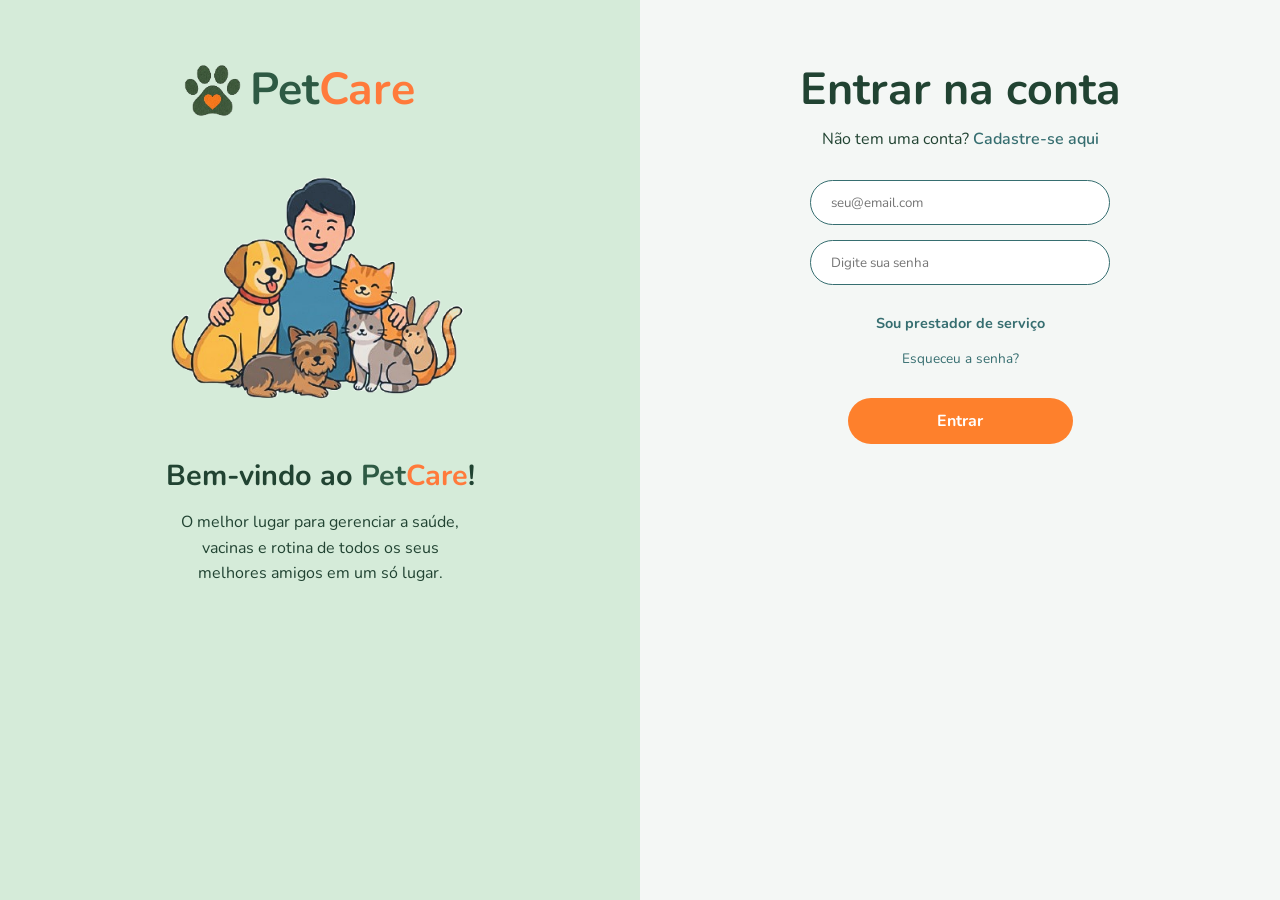
<file: index.html>
<!DOCTYPE html>
<html lang="pt-br">
<head>
    <meta charset="UTF-8">
    <meta http-equiv="refresh" content="0; url=codigo/index.html">
    <title>PetCare</title>
</head>
<body>
    <p>Redirecionando para o PetCare...</p>
</body>
</html>
</file>
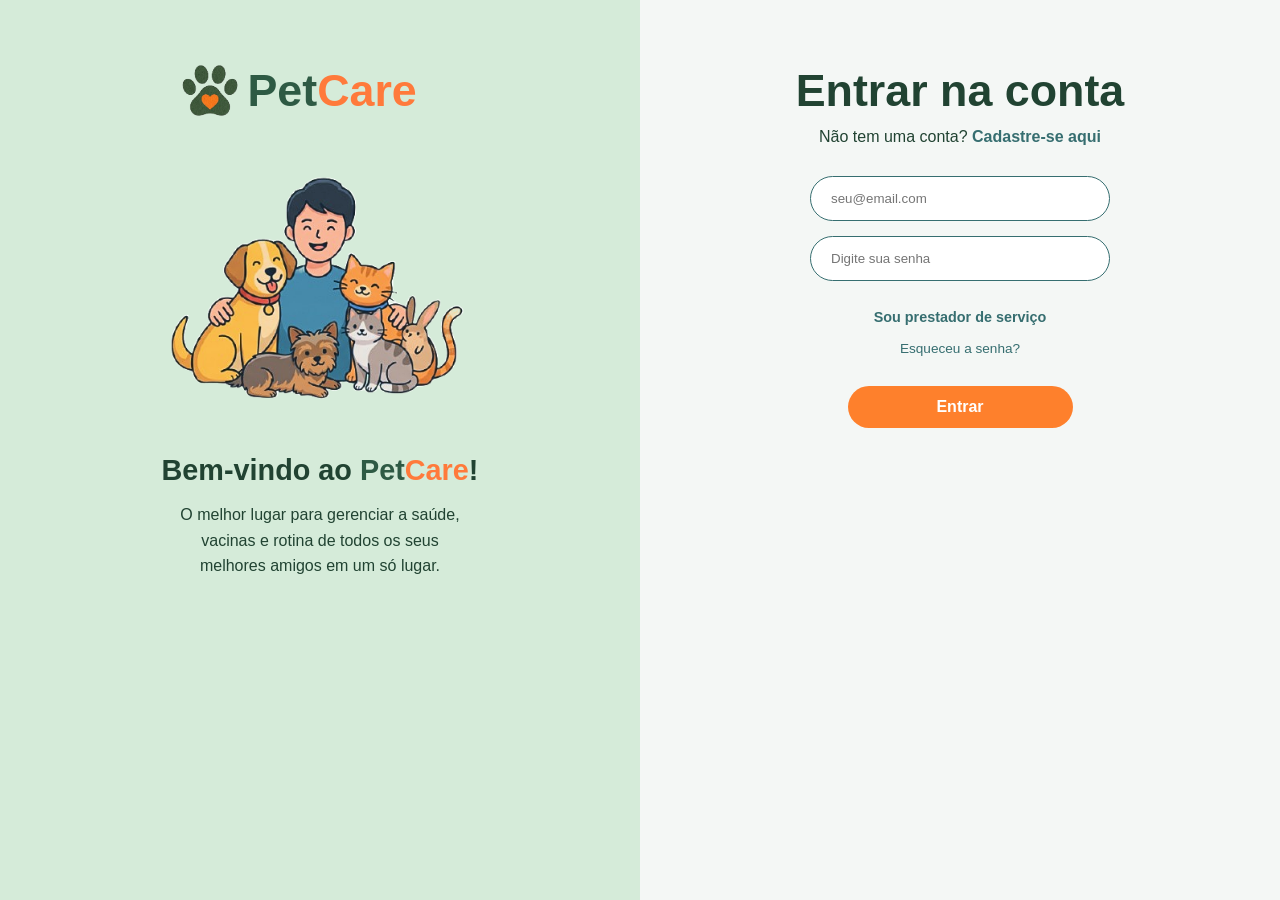
<file: codigo/index.html>
<!DOCTYPE html>
<html lang="pt-br">
<head>
    <meta charset="UTF-8">
    <meta http-equiv="refresh" content="0; url=login/index.html">
    <title>PetCare</title>
</head>
<body>
    <p>Redirecionando para o <a href="login/index.html">PetCare</a>...</p>
</body>
</html>
</file>
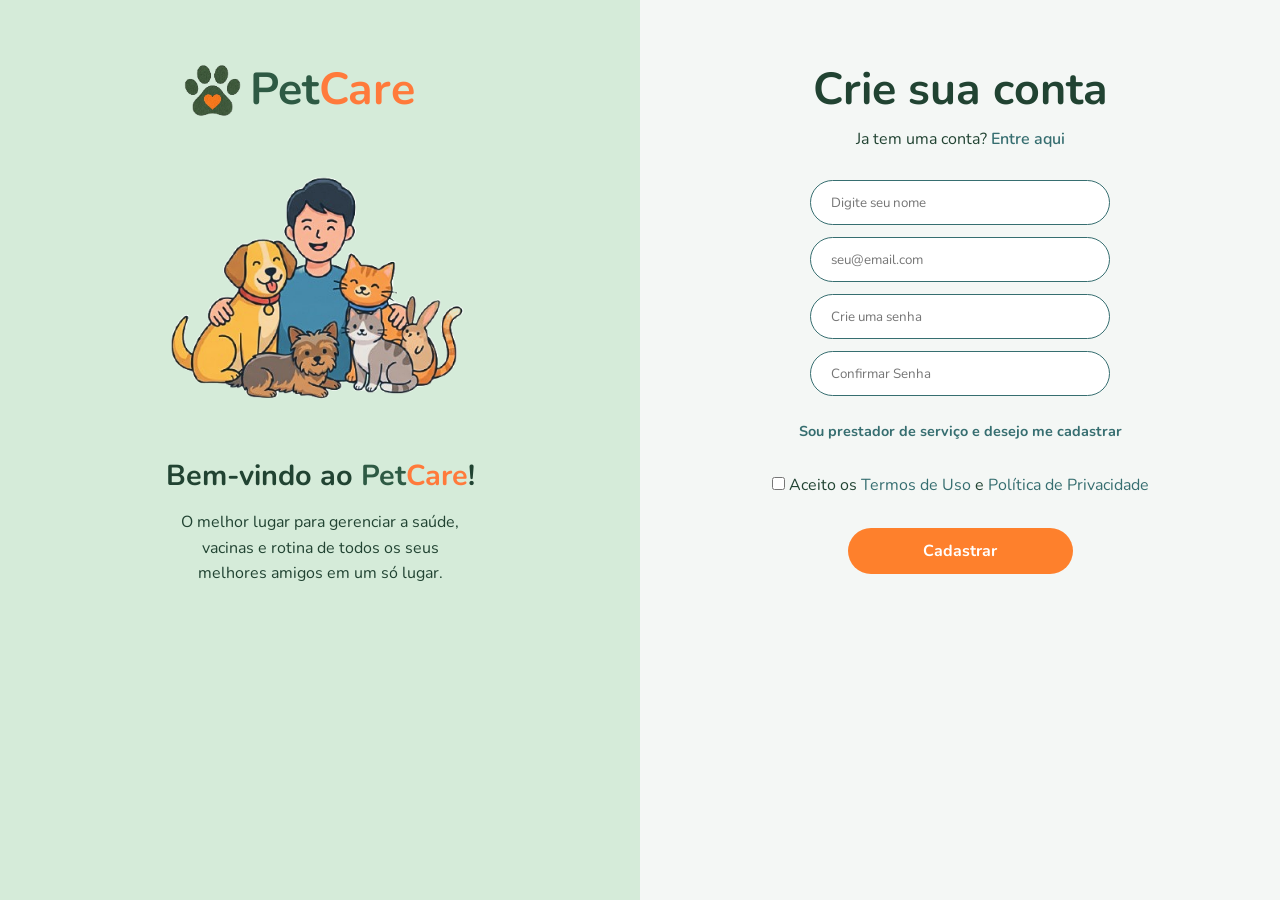
<file: codigo/cadastro/index.html>
<!DOCTYPE html>
<html lang="pt-br">
<head>
    <meta charset="UTF-8">
    <meta name="viewport" content="width=device-width, initial-scale=1.0">
    <title>Página de Cadastro e Login</title>

    <link rel="preconnect" href="https://fonts.googleapis.com">
    <link rel="preconnect" href="https://fonts.gstatic.com" crossorigin>
    <link href="https://fonts.googleapis.com/css2?family=Nunito:wght@400;600;700;800&display=swap" rel="stylesheet">

    <link rel="stylesheet" href="style.css">
</head>
<body>
    <!-- Lado Esquerdo -->    
    <div id="container-esquerdo">
        <header id="topo-esquerdo">
            <img src="../imgs/logoIMG/logo.png" alt="logo" id="img-logo">
            <h1><span class="cor-pet">Pet</span><span class="cor-care">Care</span></h1>
        </header>

        <div>
            <img src="../imgs/animaisIMG/animais.png" alt="animais" id="img-animais">
        </div> 


        <div>
            <h2>Bem-vindo ao <span class="cor-pet">Pet</span><span class="cor-care">Care</span>!</h2>
            <p>O melhor lugar para gerenciar a saúde, vacinas e rotina de todos os seus melhores amigos em um só lugar.</p>
        </div>
    </div>

    <!-- Lado Direito -->    


    <div id="container-direito">
        <header id="topo-direito">
            <h1>Crie sua conta</h1>
            <p>Ja tem uma conta?<a href="../login/index.html" target="_self"> Entre aqui</a></p>
        </header>

        <form id="formulario">
            <div class="form-group">
                <input type="text" id="nome" name="nome" placeholder="Digite seu nome" required>
            </div>

            <div class="form-group">
                <input type="email" id="email" name="email" placeholder="seu@email.com" required>
            </div>

            <div class="form-group">
                <input type="password" id="senha" name="senha" placeholder="Crie uma senha" required>
            </div>

            <div class="form-group">
                <input type="password" id="confirmar_senha" name="confirmar_senha" placeholder="Confirmar Senha" required>
            </div>

        <p class="link-prestador"><a href="../servicos/cadastro/index.html">Sou prestador de serviço e desejo me cadastrar</a></p>
            <div id="termos-uso">
                <input type="checkbox" id="termos" name="termos" required>
                <label for="termos">Aceito os <a href="./termoPrivacidade/index.html" target="_blank">Termos de Uso</a> e <a href="./termoPrivacidade/index.html" target="_blank">Política de Privacidade</a></label>
            </div>

            <div id="container-botao">
                <button type="submit" id="cadastrar">Cadastrar</button>

            </div>
        </form>

    </div>

    <script src="script.js"></script>

</body>
</html>
</file>
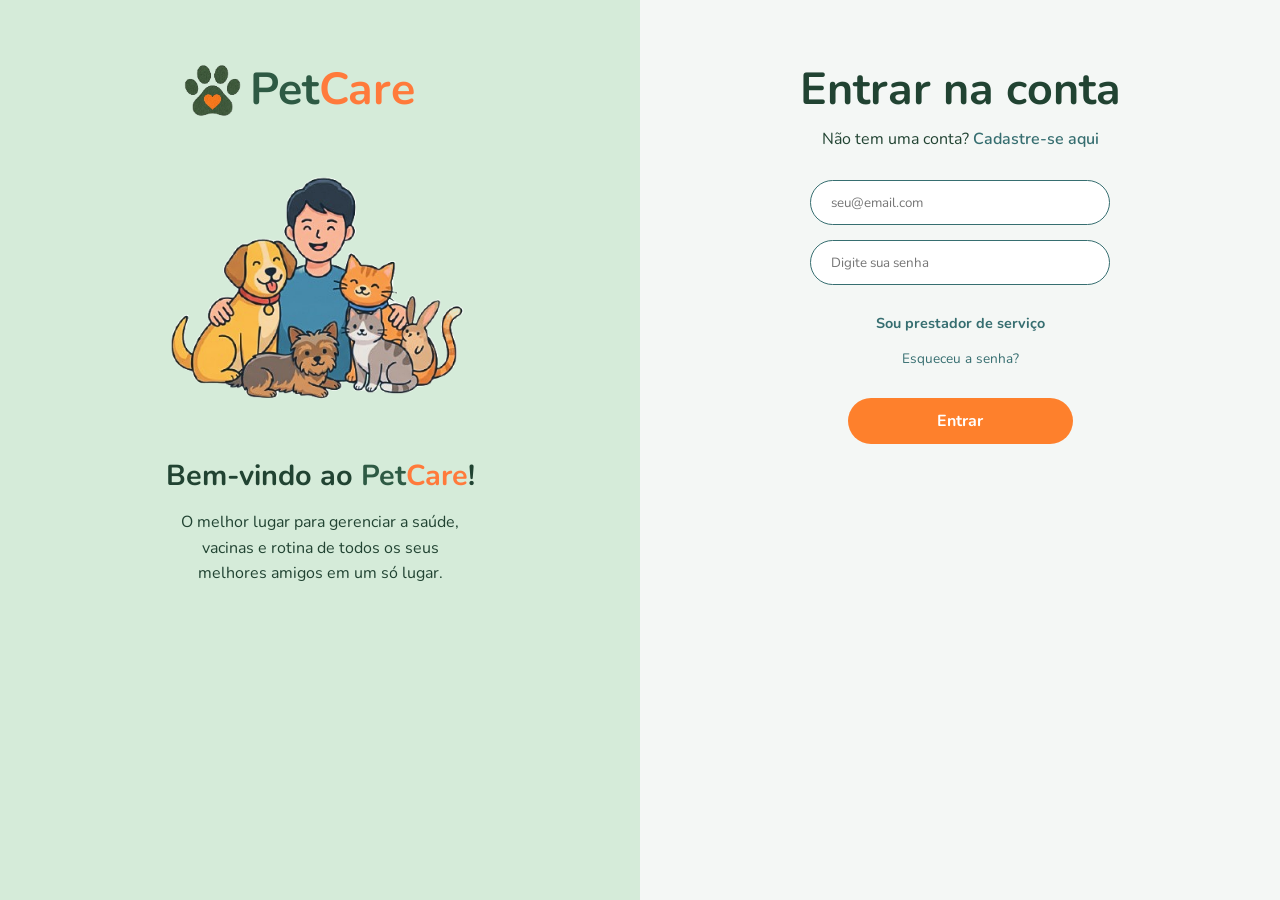
<file: codigo/login/index.html>
<!DOCTYPE html>
<html lang="pt-br">
<head>
    <meta charset="UTF-8">
    <meta name="viewport" content="width=device-width, initial-scale=1.0">
    <title>Login - PetCare</title>

    <link rel="preconnect" href="https://fonts.googleapis.com">
    <link rel="preconnect" href="https://fonts.gstatic.com" crossorigin>
    <link href="https://fonts.googleapis.com/css2?family=Nunito:wght@400;600;700;800&display=swap" rel="stylesheet">

    <link rel="stylesheet" href="style.css">
</head>
<body>
    <!-- Lado Esquerdo (Idêntico ao Cadastro) -->    
    <div id="container-esquerdo">
        <header id="topo-esquerdo">
            <img src="../imgs/logoIMG/logo.png" alt="logo" id="img-logo">
            <h1><span class="cor-pet">Pet</span><span class="cor-care">Care</span></h1>
        </header>

        <div>
            <img src="../imgs/animaisIMG/animais.png" alt="animais" id="img-animais">
        </div> 

        <div>
            <h2>Bem-vindo ao <span class="cor-pet">Pet</span><span class="cor-care">Care</span>!</h2>
            <p>O melhor lugar para gerenciar a saúde, vacinas e rotina de todos os seus melhores amigos em um só lugar.</p>
        </div>
    </div>

    <!-- Lado Direito (Formulário de Login) -->    
    <div id="container-direito">
        <header id="topo-direito">
            <h1>Entrar na conta</h1>
            <p>Não tem uma conta? <a href="../cadastro/index.html" target="_self">Cadastre-se aqui</a></p>
        </header>

        <form id="formulario">
            <div class="form-group">
                <input type="email" id="email" name="email" placeholder="seu@email.com" required>
            </div>

            <div class="form-group">
                <input type="password" id="senha" name="senha" placeholder="Digite sua senha" required>
            </div>

            <p class="link-prestador"><a href="../servicos/login/index.html">Sou prestador de serviço</a></p>
            
            <div id="opcoes-login">
                <a href="#" id="esqueceu-senha">Esqueceu a senha?</a>
            </div>

            <div id="container-botao">
                <button type="submit" id="entrar">Entrar</button>
            </div>
        </form>
    </div>

    <script src="script.js"></script>
</body>
</html>
</file>
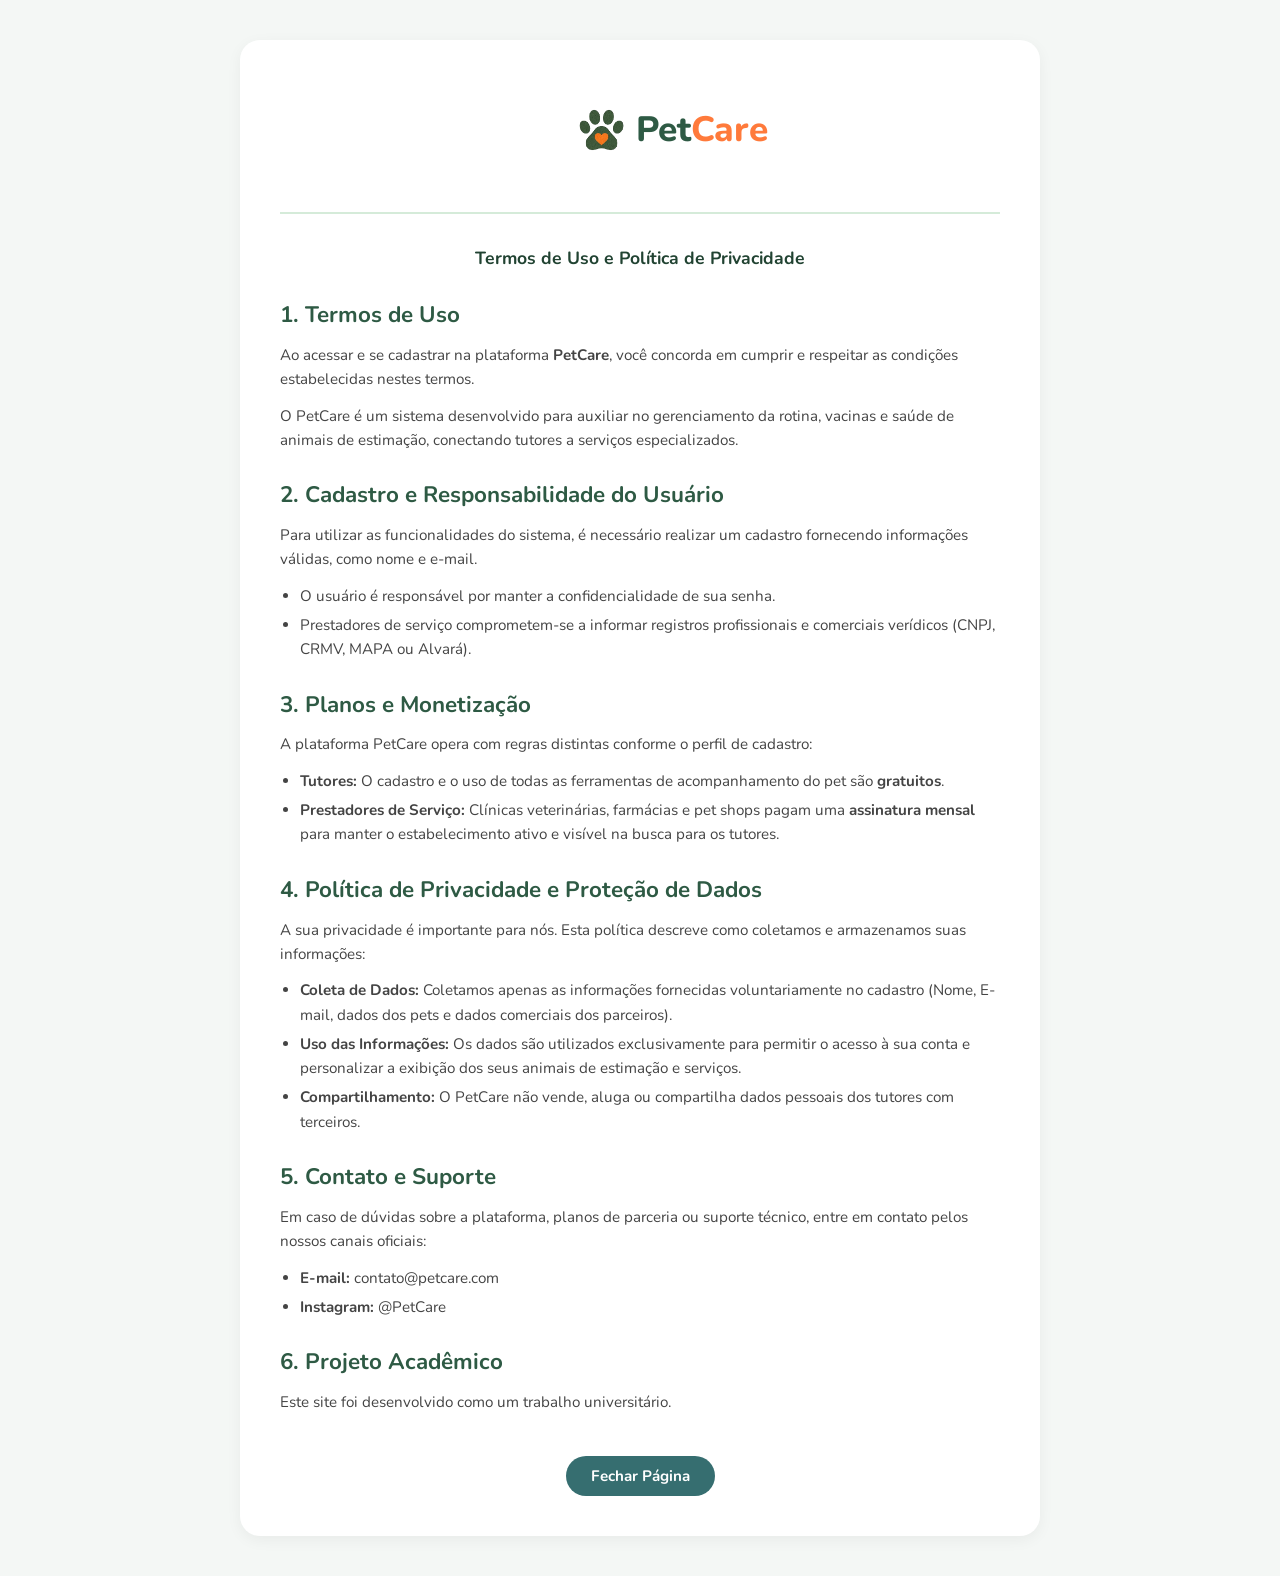
<file: codigo/cadastro/termoPrivacidade/index.html>
<!DOCTYPE html>
<html lang="pt-br">
<head>
    <meta charset="UTF-8">
    <meta name="viewport" content="width=device-width, initial-scale=1.0">

    <link rel="preconnect" href="https://fonts.googleapis.com">
    <link rel="preconnect" href="https://fonts.gstatic.com" crossorigin>
    <link href="https://fonts.googleapis.com/css2?family=Nunito:wght@400;600;700;800&display=swap" rel="stylesheet">

    <link rel="stylesheet" href="./style.css">

    <title>Termo de Uso e Política de Privacidade</title>
</head>
<body>
    <div class="container">
        <header>
            <div class="logo-container">
                <img src="../../imgs/logoIMG/logo.png" alt="Logo PetCare" id="img-logo">
                <h1><span class="cor-pet">Pet</span><span class="cor-care">Care</span></h1>
            </div>
        </header>

        <div>
            <p class="subtitulo-termos">Termos de Uso e Política de Privacidade</p>
        </div>

        <section>
            <h2>1. Termos de Uso</h2>
            <p>Ao acessar e se cadastrar na plataforma <strong>PetCare</strong>, você concorda em cumprir e respeitar as condições estabelecidas nestes termos.</p>
            <p>O PetCare é um sistema desenvolvido para auxiliar no gerenciamento da rotina, vacinas e saúde de animais de estimação, conectando tutores a serviços especializados.</p>

            <h2>2. Cadastro e Responsabilidade do Usuário</h2>
            <p>Para utilizar as funcionalidades do sistema, é necessário realizar um cadastro fornecendo informações válidas, como nome e e-mail.</p>
            <ul>
                <li>O usuário é responsável por manter a confidencialidade de sua senha.</li>
                <li>Prestadores de serviço comprometem-se a informar registros profissionais e comerciais verídicos (CNPJ, CRMV, MAPA ou Alvará).</li>
            </ul>

            <h2>3. Planos e Monetização</h2>
            <p>A plataforma PetCare opera com regras distintas conforme o perfil de cadastro:</p>
            <ul>
                <li><strong>Tutores:</strong> O cadastro e o uso de todas as ferramentas de acompanhamento do pet são <strong>gratuitos</strong>.</li>
                <li><strong>Prestadores de Serviço:</strong> Clínicas veterinárias, farmácias e pet shops pagam uma <strong>assinatura mensal</strong> para manter o estabelecimento ativo e visível na busca para os tutores.</li>
            </ul>

            <h2>4. Política de Privacidade e Proteção de Dados</h2>
            <p>A sua privacidade é importante para nós. Esta política descreve como coletamos e armazenamos suas informações:</p>
            <ul>
                <li><strong>Coleta de Dados:</strong> Coletamos apenas as informações fornecidas voluntariamente no cadastro (Nome, E-mail, dados dos pets e dados comerciais dos parceiros).</li>
                <li><strong>Uso das Informações:</strong> Os dados são utilizados exclusivamente para permitir o acesso à sua conta e personalizar a exibição dos seus animais de estimação e serviços.</li>
                <li><strong>Compartilhamento:</strong> O PetCare não vende, aluga ou compartilha dados pessoais dos tutores com terceiros.</li>
            </ul>

            <h2>5. Contato e Suporte</h2>
            <p>Em caso de dúvidas sobre a plataforma, planos de parceria ou suporte técnico, entre em contato pelos nossos canais oficiais:</p>
            <ul>
                <li><strong>E-mail:</strong> contato@petcare.com</li>
                <li><strong>Instagram:</strong> @PetCare</li>
            </ul>

            <h2>6. Projeto Acadêmico</h2>
            <p>Este site foi desenvolvido como um trabalho universitário.</p>


            <div class="fechar-container">
                <button type="button" class="btn-voltar" id="btn-fechar-termos">Fechar Página</button>
            </div>
        </section>
    </div>

    <script>
        document.getElementById('btn-fechar-termos').addEventListener('click', () => window.close());
    </script>
</body>
</html>
</file>
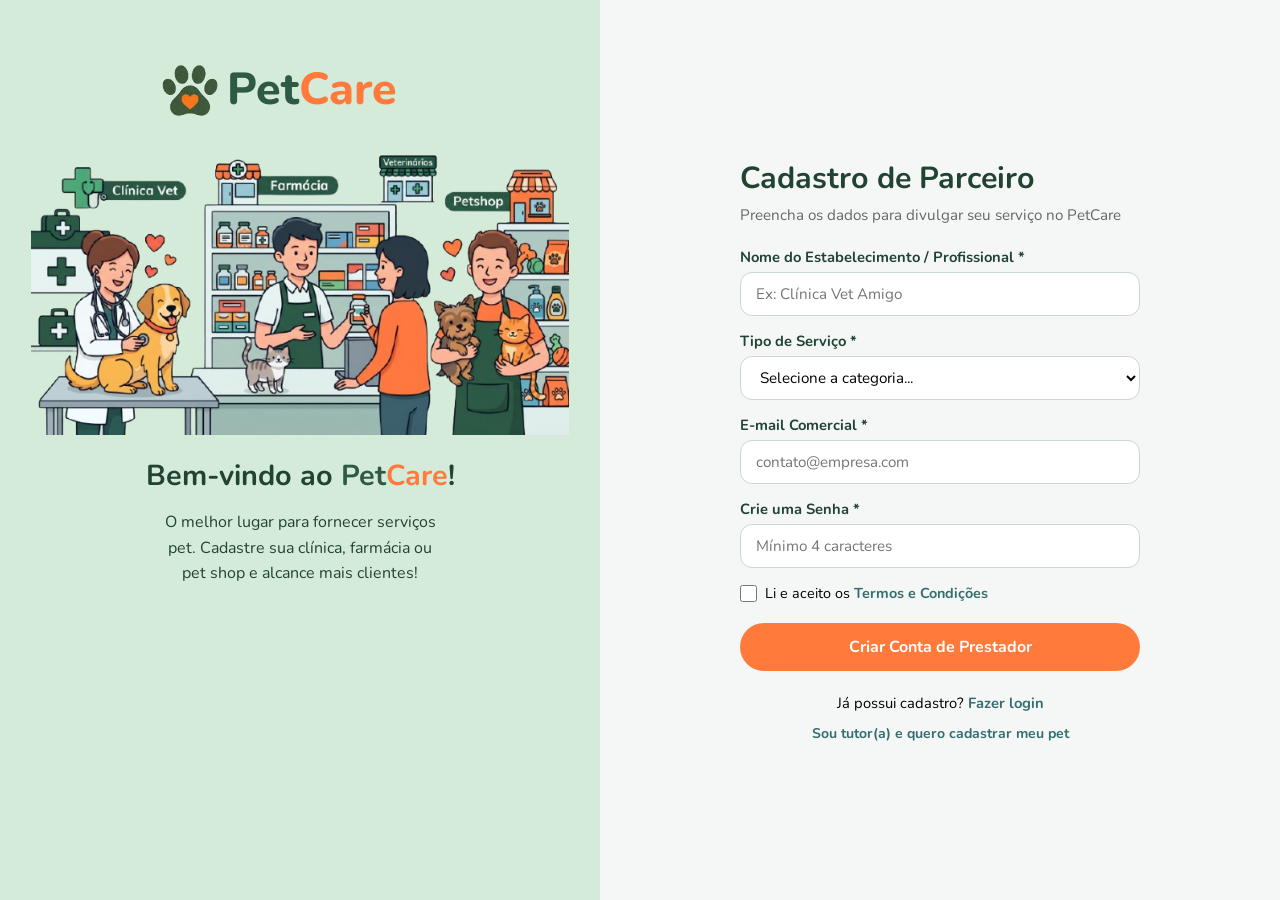
<file: codigo/servicos/cadastro/index.html>
<!DOCTYPE html>
<html lang="pt-br">
<head>
    <meta charset="UTF-8">
    <meta name="viewport" content="width=device-width, initial-scale=1.0">
    <title>PetCare - Cadastro Prestador de Serviços</title>
    <link rel="preconnect" href="https://fonts.googleapis.com">
    <link rel="preconnect" href="https://fonts.gstatic.com" crossorigin>
    <link href="https://fonts.googleapis.com/css2?family=Nunito:wght@400;600;700;800&display=swap" rel="stylesheet">
    <link rel="stylesheet" href="style.css">
</head>
<body>
    <main class="container">
        <!-- Lado Esquerdo (Identidade Visual igual ao Tutor) -->
        <section class="left-panel">
            <header class="brand">
                <img src="../../imgs/logoIMG/logo.png" alt="Logo PetCare" class="logo-img">
                <h1><span class="cor-pet">Pet</span><span class="cor-care">Care</span></h1>
            </header>

            <div>
                <img src="../../imgs/animaisIMG/servicos.png" alt="Animais" class="img-animais">
            </div>

            <div class="brand-text">
                <h2>Bem-vindo ao <span class="cor-pet">Pet</span><span class="cor-care">Care</span>!</h2>
                <p>O melhor lugar para fornecer serviços pet. Cadastre sua clínica, farmácia ou pet shop e alcance mais clientes!</p>
            </div>
        </section>

        <!-- Lado Direito -->
        <section class="right-panel">
            <div class="form-box">
                <h2>Cadastro de Parceiro</h2>
                <p class="subtitle">Preencha os dados para divulgar seu serviço no PetCare</p>

                <form id="form-cadastro-servico">
                    <div class="input-group">
                        <label for="cad-nome">Nome do Estabelecimento / Profissional *</label>
                        <input type="text" id="cad-nome" placeholder="Ex: Clínica Vet Amigo" required>
                    </div>

                    <div class="input-group">
                        <label for="cad-tipo">Tipo de Serviço *</label>
                        <select id="cad-tipo" required>
                            <option value="" disabled selected>Selecione a categoria...</option>
                            <option value="Veterinário">Veterinário / Clínica</option>
                            <option value="Farmácia Veterinária">Farmácia Veterinária</option>
                            <option value="Pet Shop">Pet Shop</option>
                        </select>
                    </div>

                    <div class="input-group">
                        <label for="cad-email">E-mail Comercial *</label>
                        <input type="email" id="cad-email" placeholder="contato@empresa.com" required>
                    </div>

                    <div class="input-group">
                        <label for="cad-senha">Crie uma Senha *</label>
                        <input type="password" id="cad-senha" placeholder="Mínimo 4 caracteres" required>
                    </div>

                    <div class="checkbox-group">
                        <input type="checkbox" id="cad-termos" required>
                        <label for="cad-termos">
                            Li e aceito os <a href="../../cadastro/termoPrivacidade/index.html" target="_blank">Termos e Condições</a>
                        </label>
                    </div>

                    <button type="submit" class="btn-orange">Criar Conta de Prestador</button>
                </form>

                <div class="links-footer">
                    <p>Já possui cadastro? <a href="../login/index.html">Fazer login</a></p>
                    <p class="link-tutor"><a href="../../cadastro/index.html">Sou tutor(a) e quero cadastrar meu pet</a></p>
                </div>
            </div>
        </section>
    </main>

    <script src="script.js"></script>
</body>
</html>
</file>
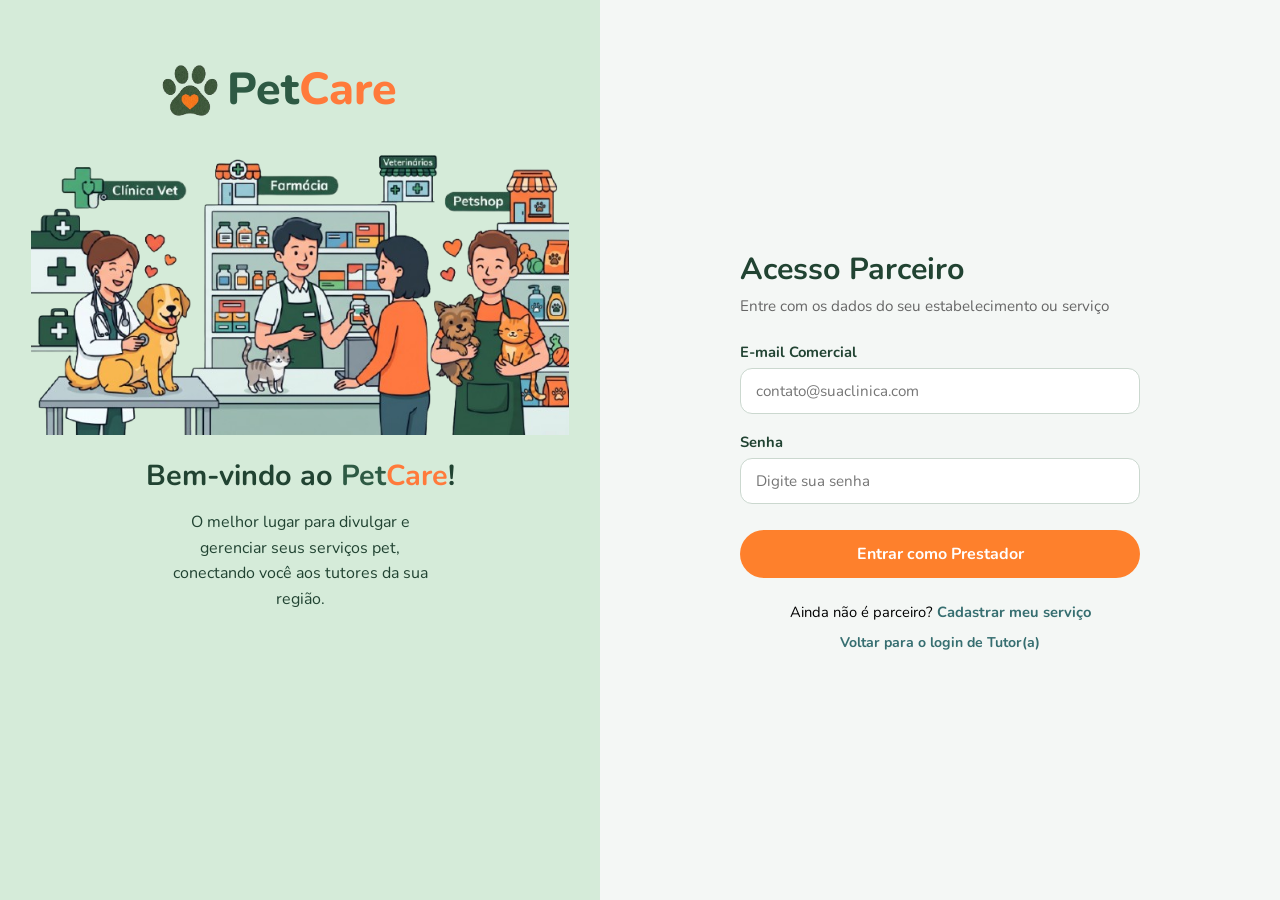
<file: codigo/servicos/login/index.html>
<!DOCTYPE html>
<html lang="pt-br">
<head>
    <meta charset="UTF-8">
    <meta name="viewport" content="width=device-width, initial-scale=1.0">
    <title>PetCare - Login Prestador de Serviços</title>
    <link rel="preconnect" href="https://fonts.googleapis.com">
    <link rel="preconnect" href="https://fonts.gstatic.com" crossorigin>
    <link href="https://fonts.googleapis.com/css2?family=Nunito:wght@400;600;700;800&display=swap" rel="stylesheet">
    <link rel="stylesheet" href="style.css">
</head>
<body>
    <main class="container">
        <!-- Lado Esquerdo (Identidade Visual igual ao Tutor) -->
        <section class="left-panel">
            <header class="brand">
                <img src="../../imgs/logoIMG/logo.png" alt="Logo PetCare" class="logo-img">
                <h1><span class="cor-pet">Pet</span><span class="cor-care">Care</span></h1>
            </header>

            <div>
                <img src="../../imgs/animaisIMG/servicos.png" alt="Animais" class="img-animais">
            </div>

            <div class="brand-text">
                <h2>Bem-vindo ao <span class="cor-pet">Pet</span><span class="cor-care">Care</span>!</h2>
                <p>O melhor lugar para divulgar e gerenciar seus serviços pet, conectando você aos tutores da sua região.</p>
            </div>
        </section>

        <!-- Lado Direito (Formulário de Login) -->
        <section class="right-panel">
            <div class="form-box">
                <h2>Acesso Parceiro</h2>
                <p class="subtitle">Entre com os dados do seu estabelecimento ou serviço</p>

                <form id="form-login-servico">
                    <div class="input-group">
                        <label for="login-email">E-mail Comercial</label>
                        <input type="email" id="login-email" placeholder="contato@suaclinica.com" required>
                    </div>

                    <div class="input-group">
                        <label for="login-senha">Senha</label>
                        <input type="password" id="login-senha" placeholder="Digite sua senha" required>
                    </div>

                    <button type="submit" class="btn-primary">Entrar como Prestador</button>
                </form>

                <div class="links-footer">
                    <p>Ainda não é parceiro? <a href="../cadastro/index.html">Cadastrar meu serviço</a></p>
                    <p class="link-tutor"><a href="../../login/index.html">Voltar para o login de Tutor(a)</a></p>
                </div>
            </div>
        </section>
    </main>

    <script src="script.js"></script>
</body>
</html>
</file>
<file: codigo/cadastro/style.css>
:root{
    /* Textos */
    /*Pet */
    --corPet: #2E5A44;
    --corCare: #FF7A3B;
    --corVerdeEscuro: #214332;
    --corCadastro: #366E70;
}

*{
    padding: 0;
    margin: 0;
    box-sizing: border-box;
    font-family: 'Nunito', sans-serif;
}

body{
    display: flex; 
    min-height: 100vh;
    overflow-x: hidden;
}


/* Cor container esquerdo */
#container-esquerdo , #container-direito{  
    flex: 1;                    
    display: flex;
    flex-direction: column;
    align-items: center;
    justify-content: flex-start;
    padding-top: 60px;
    min-height: 100vh;
    
}

#container-esquerdo{
    background-color: #D5EBD9; 
}

/*Tamanho da imagem */
#img-logo{
    width: auto;
    height: 125px;
    margin-right: -75px;
}

/*PetCare tamnho e cor*/
h1{
    font-size: 3.2rem;
}

.cor-pet{
    color: var(--corPet);
}

.cor-care{
    color: var(--corCare);
}

/*Logo e imagem */
#topo-esquerdo{
    width: 100%;
    display: flex;          
    align-items: center;    
    justify-content: center;   
    margin-bottom: 15px;  
    height: 60px;  
}

/* Garante que o h1 e a imagem não tenham margens invisíveis */
#topo-esquerdo h1 {
    line-height: 1;
    margin: 0;
    padding: 0;
    font-size: 2.8rem;
    margin-right: 125px;

}

/*Tamanho imagem animais*/
#img-animais{
    max-width: 100%;
    height: 300px;
    margin-bottom: 15px;       
}

/*bem-vindo*/
#container-esquerdo h2{
    color: var(--corVerdeEscuro);
    font-size: 1.8rem;
    text-align: center;
    margin-bottom: 15px; 
}
/*Tag p */
#container-esquerdo p{
    color: var(--corVerdeEscuro);
    line-height: 1.6;          
    max-width: 280px;          
    margin: 0 auto;            
    text-align: center;
}


/* Cor container direito */
#container-direito{  
    background-color: #F4F7F5; 
}

/* Garante que o h1 e a imagem não tenham margens invisíveis */
#topo-direito h1 {
    line-height: 1;
    text-align: center;
    margin-bottom: 12px;    
    padding: 0;
    margin: 0;
    height: 60px;
    color: var(--corVerdeEscuro);
    font-size: 2.8rem;
    align-items: center;
    justify-content: center;
    display: flex;
}

#topo-direito p{
    color: var(--corVerdeEscuro);
    text-align: center;
    margin-top: 8px;
    margin-bottom: 30px;   

}

#topo-direito a{
    color: var(--corCadastro);
    text-decoration: none;
    font-weight: 600;
}


#topo-direito a:hover {
    text-decoration: underline;
}

#formulario{
    display: flex;
    text-align: center;
    justify-content: center;
    flex-direction: column;
    gap: 12px;
}

.form-group input{
    width: 300px;
    height: 45px;

    border-radius: 50px ;
    border: 1px solid var(--corCadastro);
    padding: 10px 20px; 
    outline: none;
}

#termos-uso{
    color: var(--corVerdeEscuro);
    padding: 20px;
}

#termos-uso a{
    color: var(--corCadastro);
    text-decoration: none;
}

#cadastrar{
    color: white;
    background-color: #FE802C;

    padding: 12px 30px;
    font-size: 16px;
    font-weight: bold;
    width: 225px;

    border-radius: 50px ;
    border: none;
    cursor: pointer;


}

.container-botao {
    display: flex;
    justify-content: center; 
    width: 100%;            
    margin-top: 20px;     
}

#cadastrar:active {
    transform: translateY(1px); 
}

/*Prestador de Serviço */
.link-prestador {
    text-align: center;
    margin-top: 12px;
}

.link-prestador a {
    color: #366E70;
    text-decoration: none;
    font-weight: 700;
    font-size: 0.9rem;
}

.link-prestador a:hover {
    text-decoration: underline;
}
</file>
<file: codigo/login/style.css>
:root{
    --corPet: #2E5A44;
    --corCare: #FF7A3B;
    --corVerdeEscuro: #214332;
    --corCadastro: #366E70;
}

*{
    padding: 0;
    margin: 0;
    box-sizing: border-box;
    font-family: 'Nunito', sans-serif;
}

body{
    display: flex; 
    min-height: 100vh;
    overflow-x: hidden;
}

/* Containers Principais */
#container-esquerdo , #container-direito{  
    flex: 1;                    
    display: flex;
    flex-direction: column;
    align-items: center;
    justify-content: flex-start;
    padding-top: 60px;
    min-height: 100vh;
}

#container-esquerdo{
    background-color: #D5EBD9; 
}

/* Logo e Topo Esquerdo */
#img-logo{
    width: auto;
    height: 125px;
    margin-right: -75px;
}

h1{
    font-size: 3.2rem;
}

.cor-pet{
    color: var(--corPet);
}

.cor-care{
    color: var(--corCare);
}

#topo-esquerdo{
    width: 100%;
    display: flex;          
    align-items: center;    
    justify-content: center;   
    margin-bottom: 15px;  
    height: 60px;  
}

#topo-esquerdo h1 {
    line-height: 1;
    margin: 0;
    padding: 0;
    font-size: 2.8rem;
    margin-right: 125px;
}

/* Imagem e Textos Esquerdos */
#img-animais{
    max-width: 100%;
    height: 300px;
    margin-bottom: 15px;       
}

#container-esquerdo h2{
    color: var(--corVerdeEscuro);
    font-size: 1.8rem;
    text-align: center;
    margin-bottom: 15px; 
}

#container-esquerdo p{
    color: var(--corVerdeEscuro);
    line-height: 1.6;          
    max-width: 280px;          
    margin: 0 auto;            
    text-align: center;
}

/* Container Direito (Login) */
#container-direito{  
    background-color: #F4F7F5; 
}

#topo-direito h1 {
    line-height: 1;
    text-align: center;
    padding: 0;
    margin: 0;
    height: 60px;
    color: var(--corVerdeEscuro);
    font-size: 2.8rem;
    align-items: center;
    justify-content: center;
    display: flex;
}

#topo-direito p{
    color: var(--corVerdeEscuro);
    text-align: center;
    margin-top: 8px;
    margin-bottom: 30px;   
}

#topo-direito a{
    color: var(--corCadastro);
    text-decoration: none;
    font-weight: 600;
}

#topo-direito a:hover {
    text-decoration: underline;
}

/* Formulário de Login */
#formulario{
    display: flex;
    text-align: center;
    justify-content: center;
    align-items: center;
    flex-direction: column;
    gap: 15px;
}

.form-group input{
    width: 300px;
    height: 45px;
    border-radius: 50px;
    border: 1px solid var(--corCadastro);
    padding: 10px 20px; 
    outline: none;
}

/* Link Esqueceu a senha */
#opcoes-login {
    width: 300px;
    display: flex;
    justify-content: center;
    align-items: center;
    font-size: 0.85rem;
    color: var(--corVerdeEscuro);
}

#opcoes-login a {
    color: var(--corCadastro);
    text-decoration: none;
}

#opcoes-login a:hover {
    text-decoration: underline;
}

/* Botão Entrar */
#entrar{
    color: white;
    background-color: #FE802C;
    padding: 12px 30px;
    font-size: 16px;
    font-weight: bold;
    width: 225px;
    border-radius: 50px;
    border: none;
    cursor: pointer;
}

#container-botao {
    display: flex;
    justify-content: center; 
    width: 100%;            
    margin-top: 15px;     
}

#entrar:active {
    transform: translateY(1px); 
}

/* Prestador de Serviço */
.link-prestador {
    text-align: center;
    margin-top: 12px;
}

.link-prestador a {
    color: #366E70; 
    text-decoration: none;
    font-weight: 700;
    font-size: 0.9rem;
}

.link-prestador a:hover {
    text-decoration: underline;
}
</file>
<file: codigo/cadastro/termoPrivacidade/style.css>
:root {
    --corPet: #2E5A44;
    --corCare: #FF7A3B;
    --corVerdeEscuro: #214332;
    --corFundo: #F4F7F5;
    --corCadastro: #366E70;
}

* {
    margin: 0;
    padding: 0;
    box-sizing: border-box;
    font-family: 'Nunito', sans-serif;
}

body {
    background-color: var(--corFundo);
    color: var(--corVerdeEscuro);
    line-height: 1.6;
    padding: 40px 20px;
    display: flex;
    justify-content: center;
}

.container {
    max-width: 800px;
    width: 100%;
    background-color: #ffffff;
    padding: 40px;
    border-radius: 20px;
    box-shadow: 0 4px 15px rgba(0, 0, 0, 0.05);
}

/* HEADER */
header {
    display: flex;
    flex-direction: column;
    align-items: center;
    width: 100%;
    margin-bottom: 30px;
    border-bottom: 2px solid #D5EBD9;
    padding-bottom: 20px;
}

/* LOGO + PETCARE */
.logo-container {
    display: flex;
    align-items: center;
    justify-content: center;
    width: 100%;
    gap: 0;
    margin-bottom: 12px;
    padding: 0;
}

#img-logo {
    display: block;
    height: 100px;
    width: auto;
    object-fit: contain;
    margin: 0 -55px 0 0;
    flex-shrink: 0;
}

.logo-container h1 {
    font-size: 2.2rem;
    line-height: 1;
    margin: 0;
    font-weight: 800;
}

/* SUBTÍTULO */
.subtitulo-termos {
    font-size: 1.1rem;
    font-weight: bold;
    color: var(--corVerdeEscuro);
    margin: 0;
    text-align: center;
}

/* CORES DA MARCA */
.cor-pet { color: var(--corPet); }
.cor-care { color: var(--corCare); }

/* TÍTULOS */
h2 {
    font-size: 1.4rem;
    color: var(--corPet);
    margin-top: 25px;
    margin-bottom: 10px;
}

/* PARÁGRAFOS */
p {
    margin-bottom: 12px;
    color: #444;
    font-size: 0.95rem;
}

/* LISTAS */
ul {
    margin-left: 20px;
    margin-bottom: 15px;
    color: #444;
    font-size: 0.95rem;
}

li {
    margin-bottom: 5px;
}

/* BOTÃO VOLTAR / FECHAR */
.fechar-container {
    text-align: center;
}

.btn-voltar {
    display: inline-block;
    margin-top: 30px;
    padding: 10px 25px;
    background-color: var(--corCadastro);
    color: #ffffff;
    border: none;
    border-radius: 50px;
    font-size: 0.95rem;
    font-weight: bold;
    cursor: pointer;
    transition: opacity 0.2s;
}

.btn-voltar:hover {
    opacity: 0.9;
}
</file>
<file: codigo/servicos/cadastro/style.css>
:root {
    --corPet: #2E5A44;
    --corCare: #FF7A3B;
    --corVerdeEscuro: #214332;
    --corSidebarVerde: #5D9C76;
    --corTopoClaro: #D5EBD9;
    --corFundo: #F4F7F5;
    --corCadastro: #366E70;
    --branco: #ffffff;
}

* {
    margin: 0;
    padding: 0;
    box-sizing: border-box;
    font-family: 'Nunito', sans-serif;
}

body {
    background-color: var(--corFundo);
    min-height: 100vh;
    width: 100%;
    display: flex;
    overflow-x: hidden;
}

.container {
    display: flex;
    width: 100%;
    min-height: 100vh;
}

/* LADO ESQUERDO (IDÊNTICO AO TUTOR) */
.left-panel {
    flex: 1;
    background-color: var(--corTopoClaro);
    padding-top: 60px;
    padding-bottom: 40px;
    display: flex;
    flex-direction: column;
    align-items: center;
    justify-content: flex-start;
    text-align: center;
}

.brand {
    width: 100%;
    height: 60px;
    display: flex;
    align-items: center;
    justify-content: center;
    margin-bottom: 15px;
}

.logo-img {
    height: 125px;
    width: auto;
    margin-right: -75px;
}

.brand h1 {
    line-height: 1;
    margin: 0;
    padding: 0;
    font-size: 2.8rem;
    font-weight: 800;
    margin-right: 125px;
}

.cor-pet { color: var(--corPet); }
.cor-care { color: var(--corCare); }

.img-animais {
    max-width: 100%;
    height: 300px;
    margin-bottom: 15px;
}

.brand-text h2 {
    color: var(--corVerdeEscuro);
    font-size: 1.8rem;
    margin-bottom: 15px;
}

.brand-text p {
    color: var(--corVerdeEscuro);
    line-height: 1.6;
    max-width: 280px;
    margin: 0 auto;
    font-size: 1rem;
}

/* LADO DIREITO (FORMULÁRIO DE CADASTRO) */
.right-panel {
    flex: 1;
    background-color: var(--corFundo);
    padding: 40px;
    display: flex;
    align-items: center;
    justify-content: center;
}

.form-box {
    width: 100%;
    max-width: 400px;
}

.form-box h2 {
    color: var(--corVerdeEscuro);
    font-size: 1.9rem;
    margin-bottom: 6px;
}

.subtitle {
    color: #666;
    font-size: 0.95rem;
    margin-bottom: 22px;
}

.input-group {
    display: flex;
    flex-direction: column;
    gap: 5px;
    margin-bottom: 15px;
}

.input-group label {
    font-size: 0.92rem;
    font-weight: 700;
    color: var(--corVerdeEscuro);
}

.input-group input,
.input-group select {
    height: 44px;
    padding: 0 15px;
    border-radius: 12px;
    border: 1px solid #cbd8cf;
    font-size: 0.95rem;
    outline: none;
    background-color: var(--branco);
}

.input-group input:focus,
.input-group select:focus {
    border-color: var(--corPet);
}

.checkbox-group {
    display: flex;
    align-items: center;
    gap: 8px;
    margin: 14px 0 20px;
    font-size: 0.9rem;
}

.checkbox-group input[type="checkbox"] {
    width: 17px;
    height: 17px;
    accent-color: var(--corPet);
    cursor: pointer;
}

.checkbox-group a {
    color: var(--corCadastro);
    font-weight: 700;
    text-decoration: none;
}

.btn-orange {
    width: 100%;
    height: 48px;
    background-color: var(--corCare);
    color: var(--branco);
    border: none;
    border-radius: 50px;
    font-size: 1rem;
    font-weight: 700;
    cursor: pointer;
    transition: opacity 0.2s;
}

.btn-orange:hover {
    opacity: 0.92;
}

.links-footer {
    margin-top: 22px;
    text-align: center;
    font-size: 0.92rem;
    display: flex;
    flex-direction: column;
    gap: 10px;
}

.links-footer a {
    color: var(--corCadastro);
    font-weight: 700;
    text-decoration: none;
}

.links-footer a:hover{
    text-decoration: underline;
}

.link-tutor a {
    color: var(--corCadastro);
    font-size: 0.88rem;
}

.link-tutor a:hover{
    text-decoration: underline;
}

@media (max-width: 768px) {
    .container {
        flex-direction: column;
    }
    .left-panel, .right-panel {
        padding: 35px 20px;
    }
    .brand h1 {
        margin-right: 0;
    }
    .logo-img {
        margin-right: -35px;
    }
}
</file>
<file: codigo/servicos/login/style.css>
:root {
    --corPet: #2E5A44;
    --corCare: #FF7A3B;
    --corVerdeEscuro: #214332;
    --corSidebarVerde: #5D9C76;
    --corTopoClaro: #D5EBD9;
    --corFundo: #F4F7F5;
    --corCadastro: #366E70;
    --branco: #ffffff;
}

* {
    margin: 0;
    padding: 0;
    box-sizing: border-box;
    font-family: 'Nunito', sans-serif;
}

body {
    background-color: var(--corFundo);
    min-height: 100vh;
    width: 100%;
    display: flex;
    overflow-x: hidden;
}

.container {
    display: flex;
    width: 100%;
    min-height: 100vh;
}

/* LADO ESQUERDO (IDÊNTICO AO TUTOR) */
.left-panel {
    flex: 1;
    background-color: var(--corTopoClaro);
    padding-top: 60px;
    padding-bottom: 40px;
    display: flex;
    flex-direction: column;
    align-items: center;
    justify-content: flex-start;
    text-align: center;
}

.brand {
    width: 100%;
    height: 60px;
    display: flex;
    align-items: center;
    justify-content: center;
    margin-bottom: 15px;
}

.logo-img {
    height: 125px;
    width: auto;
    margin-right: -75px;
}

.brand h1 {
    line-height: 1;
    margin: 0;
    padding: 0;
    font-size: 2.8rem;
    font-weight: 800;
    margin-right: 125px;
}

.cor-pet { color: var(--corPet); }
.cor-care { color: var(--corCare); }

.img-animais {
    max-width: 100%;
    height: 300px;
    margin-bottom: 15px;
}

.brand-text h2 {
    color: var(--corVerdeEscuro);
    font-size: 1.8rem;
    margin-bottom: 15px;
}

.brand-text p {
    color: var(--corVerdeEscuro);
    line-height: 1.6;
    max-width: 280px;
    margin: 0 auto;
    font-size: 1rem;
}

/* LADO DIREITO (FORMULÁRIO DE LOGIN) */
.right-panel {
    flex: 1;
    background-color: var(--corFundo);
    padding: 40px;
    display: flex;
    align-items: center;
    justify-content: center;
}

.form-box {
    width: 100%;
    max-width: 400px;
}

.form-box h2 {
    color: var(--corVerdeEscuro);
    font-size: 1.9rem;
    margin-bottom: 6px;
}

.subtitle {
    color: #666;
    font-size: 0.95rem;
    margin-bottom: 26px;
}

.input-group {
    display: flex;
    flex-direction: column;
    gap: 6px;
    margin-bottom: 18px;
}

.input-group label {
    font-size: 0.92rem;
    font-weight: 700;
    color: var(--corVerdeEscuro);
}

.input-group input {
    height: 46px;
    padding: 0 15px;
    border-radius: 12px;
    border: 1px solid #cbd8cf;
    font-size: 0.95rem;
    outline: none;
    background-color: var(--branco);
}

.input-group input:focus {
    border-color: var(--corPet);
}

.btn-primary {
    width: 100%;
    height: 48px;
    background-color: #FE802C;
    color: var(--branco);
    border: none;
    border-radius: 50px;
    font-size: 1rem;
    font-weight: 700;
    cursor: pointer;
    margin-top: 8px;
    transition: opacity 0.2s;
}

.btn-primary:hover {
    opacity: 0.9;
}

.links-footer {
    margin-top: 24px;
    text-align: center;
    font-size: 0.92rem;
    display: flex;
    flex-direction: column;
    gap: 10px;
}

.links-footer a {
    color: var(--corCadastro);
    font-weight: 700;
    text-decoration: none;
}

.links-footer a:hover{
    text-decoration: underline;
}

.link-tutor a {
    color: var(--corCadastro);
    font-size: 0.88rem;
}

@media (max-width: 768px) {
    .container {
        flex-direction: column;
    }
    .left-panel, .right-panel {
        padding: 35px 20px;
    }
    .brand h1 {
        margin-right: 0;
    }
    .logo-img {
        margin-right: -35px;
    }
}
</file>
